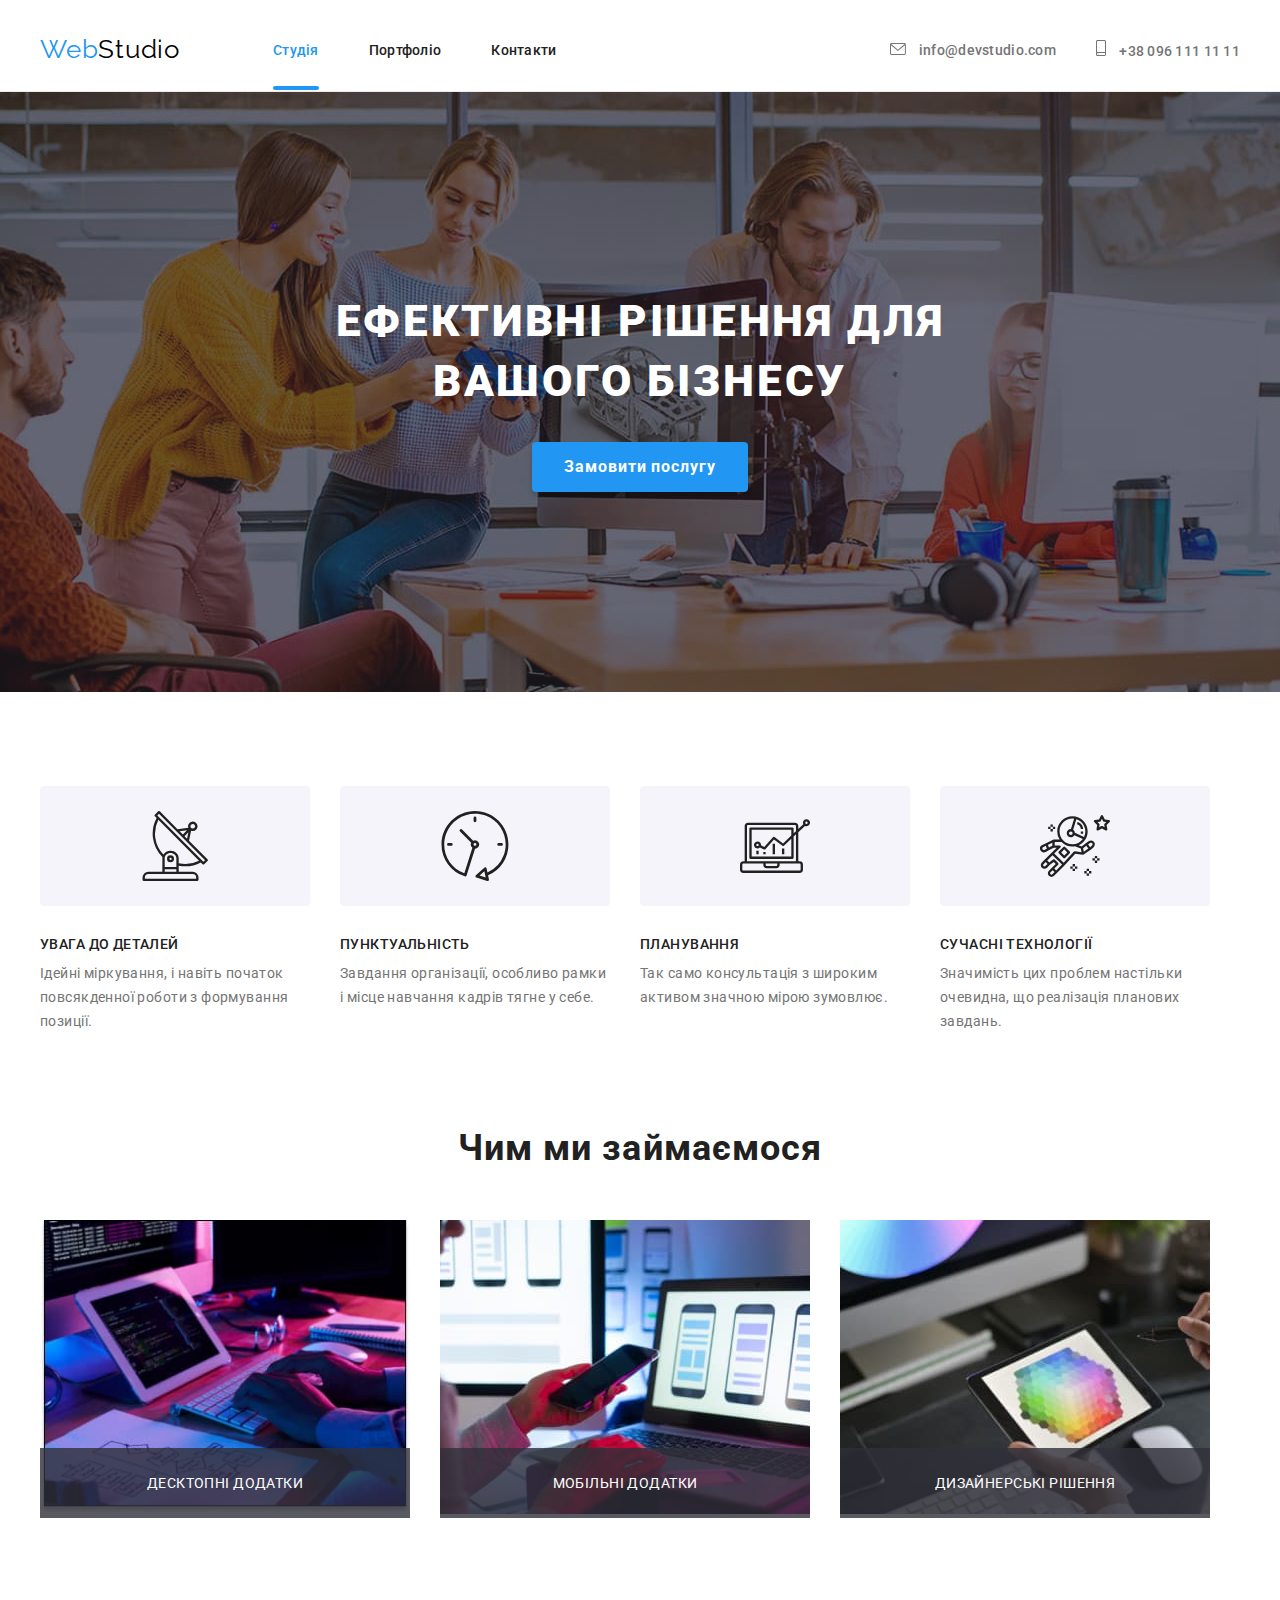
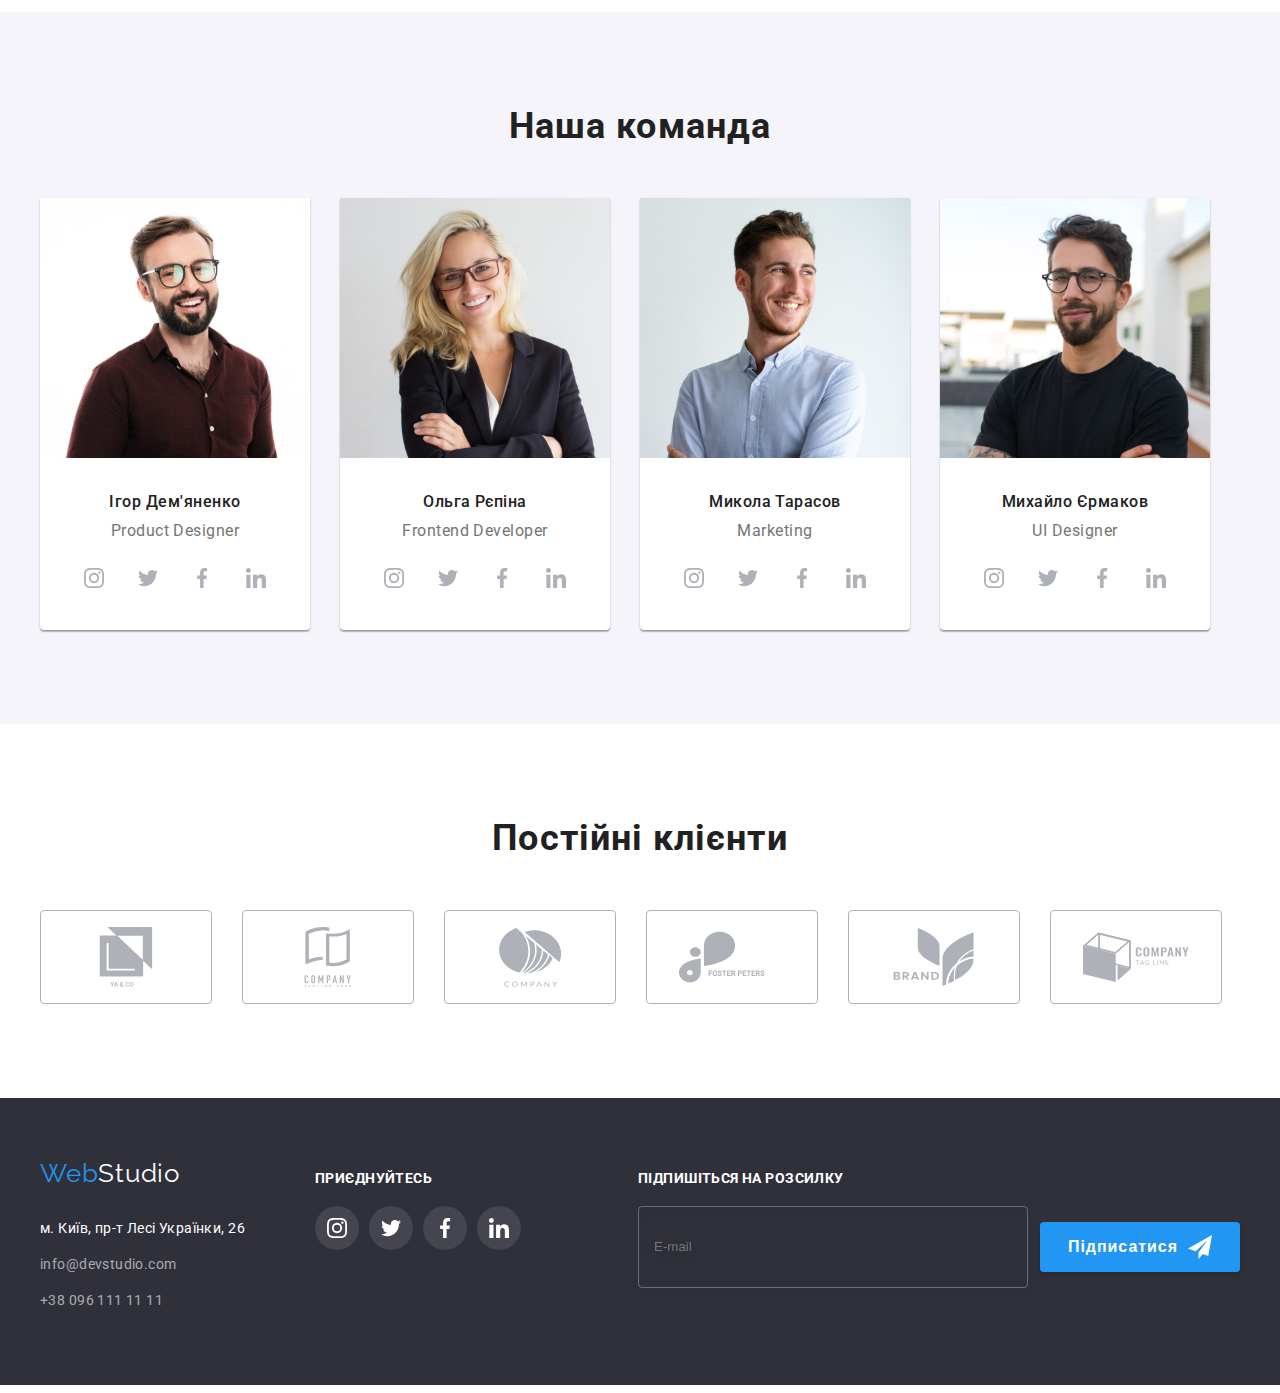
<file: index.html>
<!DOCTYPE html>
<html lang="uk">

<head>
  <meta charset="UTF-8" />
  <meta http-equiv="X-UA-Compatible" content="IE=edge" />
  <meta name="viewport" content="width=device-width, initial-scale=1.0" />
  <title>HTML+CSS ДЗ №6</title>
  <link rel="preconnect" href="https://fonts.googleapis.com" />
  <link rel="preconnect" href="https://fonts.gstatic.com" crossorigin />
  <link href="https://fonts.googleapis.com/css2?family=Raleway:wght@700&family=Roboto:wght@400;500;700;900&display=swap"
    rel="stylesheet" />
  <link rel="stylesheet" href="https://cdnjs.cloudflare.com/ajax/libs/modern-normalize/1.1.0/modern-normalize.min.css"
    integrity="sha512-wpPYUAdjBVSE4KJnH1VR1HeZfpl1ub8YT/NKx4PuQ5NmX2tKuGu6U/JRp5y+Y8XG2tV+wKQpNHVUX03MfMFn9Q=="
    crossorigin="anonymous" referrerpolicy="no-referrer" />
  <link rel="stylesheet" href="./css/styles.css" />
</head>

<body>
  <!--  Верхня лінія  -->
  <header class="top-line">
    <div class="container top-conteiner">
      <nav class="t-nav">
        <a class="logo" href="./index.html"> <span class="logo-text-color">Web</span>Studio </a>
        <ul class="top-nav list">
          <li class="item">
            <a class="nav-link current" href="./index.html">Студія</a>
          </li>
          <li class="item">
            <a class="nav-link" href="./portfolio.html">Портфоліо</a>
          </li>
          <li class="item">
            <a class="nav-link" href="#">Контакти</a>
          </li>
        </ul>
      </nav>
      <ul class="top-cont list">
        <li class="item">
          <a class="contact-link" href="mailto:info@devstudio.com">
            <svg class="contact-icon" width="16" height="12">
              <use xlink:href="./images/icons.svg#icon-envelope"></use>
            </svg>
            info@devstudio.com
          </a>
        </li>
        <li class="item">
          <a class="contact-link" href="tel:+380961111111">
            <svg class="contact-icon" width="10" height="16">
              <use xlink:href="./images/icons.svg#icon-smartphone"></use>
            </svg>
            +38 096 111 11 11
          </a>
        </li>
      </ul>
    </div>
  </header>
  <main>
    <!-- Шапка -->
    <div class="head">
      <section class="container head-container">
        <h1 class="head-title">Ефективні рішення для вашого бізнесу</h1>
        <button class="inv-button head-button-font" type="button" data-modal-open>
          Замовити послугу
        </button>
      </section>
    </div>
    <!-- Особливості -->
    <section class="section">
      <div class="container">
        <ul class="list features">
          <li class="item">
            <div class="icon-back">
              <svg class="features-icon" width="70" height="70">
                <use href="./images/icons.svg#icon-antenna"></use>
              </svg>
            </div>
            <h3 class="features-title">УВАГА ДО ДЕТАЛЕЙ</h3>
            <p class="features-text">
              Ідейні міркування, і навіть початок повсякденної роботи з формування позиції.
            </p>
          </li>
          <li class="item">
            <div class="icon-back">
              <svg class="features-icon" width="70" height="70">
                <use href="./images/icons.svg#icon-clock"></use>
              </svg>
            </div>
            <h3 class="features-title">ПУНКТУАЛЬНІСТЬ</h3>
            <p class="features-text">
              Завдання організації, особливо рамки і місце навчання кадрів тягне у себе.
            </p>
          </li>
          <li class="item">
            <div class="icon-back">
              <svg class="features-icon" width="70" height="70">
                <use href="./images/icons.svg#icon-diagram"></use>
              </svg>
            </div>
            <h3 class="features-title">ПЛАНУВАННЯ</h3>
            <p class="features-text">
              Так само консультація з широким активом значною мірою зумовлює.
            </p>
          </li>
          <li class="item">
            <div class="icon-back">
              <svg class="features-icon" width="70" height="70">
                <use href="./images/icons.svg#icon-astronaut"></use>
              </svg>
            </div>
            <h3 class="features-title">СУЧАСНІ ТЕХНОЛОГІЇ</h3>
            <p class="features-text">
              Значимість цих проблем настільки очевидна, що реалізація планових завдань.
            </p>
          </li>
        </ul>
      </div>
    </section>
    <!-- Чим ми займаємося -->
    <section class="section no-top-pad">
      <div class="container">
        <h2 class="work-title">Чим ми займаємося</h2>
        <ul class="list works">
          <li class="item">
            <img src="./images/img_1.jpg" alt="людина набирає текст програми на клавіатурі" width="370" height="294" />
            <div class="works-bg-txt">
              <p class="description-txt">Десктопні додатки</p>
            </div>
          </li>
          <li class="item">
            <img src="./images/img_2.jpg" alt="людина за ноутбуком розробляє дизайн додатку на телефон" width="370"
              height="294" />
            <div class="works-bg-txt">
              <p class="description-txt">Мобільні додатки</p>
            </div>
          </li>
          <li class="item">
            <img src="./images/img_3.jpg" alt="людина на планшеті обирає колір на діаграмі кольорів" width="370"
              height="294" />
            <div class="works-bg-txt">
              <p class="description-txt">Дизайнерські рішення</p>
            </div>
          </li>
        </ul>
      </div>
    </section>
    <!-- Наша команда -->
    <section class="team section">
      <div class="container">
        <h2 class="team-title">Наша команда</h2>
        <ul class="list us-team">
          <li class="team-item">
            <img src="./images/photo_1.jpg" alt="фотограіфя Ігоря Дем'яненко" width="270" height="260" />
            <div class="team-block">
              <h3 class="team-name">Ігор Дем'яненко</h3>
              <p class="team-text">Product Designer</p>
            </div>
            <ul class="list social-list">
              <li class="social-item">
                <a class="social-link" href="#">
                  <svg class="social-icon" width="20" height="20">
                    <use href="./images/icons.svg#icon-instagram"></use>
                  </svg>
                </a>
              </li>
              <li class="social-item">
                <a class="social-link" href="#">
                  <svg class="social-icon" width="20" height="20">
                    <use href="./images/icons.svg#icon-twitter"></use>
                  </svg>
                </a>
              </li>
              <li class="social-item">
                <a class="social-link" href="#">
                  <svg class="social-icon" width="20" height="20">
                    <use href="./images/icons.svg#icon-facebook"></use>
                  </svg>
                </a>
              </li>
              <li class="social-item">
                <a class="social-link" href="#">
                  <svg class="social-icon" width="20" height="20">
                    <use href="./images/icons.svg#icon-linkedin"></use>
                  </svg>
                </a>
              </li>
            </ul>
          </li>
          <li class="team-item">
            <img src="./images/photo_2.jpg" alt="фотограіфя Ольги Рєпіної" width="270" height="260" />
            <div class="team-block">
              <h3 class="team-name">Ольга Рєпіна</h3>
              <p class="team-text">Frontend Developer</p>
            </div>
            <ul class="list social-list">
              <li class="social-item">
                <a class="social-link" href="#">
                  <svg class="social-icon" width="20" height="20">
                    <use href="./images/icons.svg#icon-instagram"></use>
                  </svg>
                </a>
              </li>
              <li class="social-item">
                <a class="social-link" href="#">
                  <svg class="social-icon" width="20" height="20">
                    <use href="./images/icons.svg#icon-twitter"></use>
                  </svg>
                </a>
              </li>
              <li class="social-item">
                <a class="social-link" href="#">
                  <svg class="social-icon" width="20" height="20">
                    <use href="./images/icons.svg#icon-facebook"></use>
                  </svg>
                </a>
              </li>
              <li class="social-item">
                <a class="social-link" href="#">
                  <svg class="social-icon" width="20" height="20">
                    <use href="./images/icons.svg#icon-linkedin"></use>
                  </svg>
                </a>
              </li>
            </ul>
          </li>
          <li class="team-item">
            <img src="./images/photo_3.jpg" alt="фотограіфя Миколи Тарасова" width="270" height="260" />
            <div class="team-block">
              <h3 class="team-name">Микола Тарасов</h3>
              <p class="team-text">Marketing</p>
            </div>
            <ul class="list social-list">
              <li class="social-item">
                <a class="social-link" href="#">
                  <svg class="social-icon" width="20" height="20">
                    <use href="./images/icons.svg#icon-instagram"></use>
                  </svg>
                </a>
              </li>
              <li class="social-item">
                <a class="social-link" href="#">
                  <svg class="social-icon" width="20" height="20">
                    <use href="./images/icons.svg#icon-twitter"></use>
                  </svg>
                </a>
              </li>
              <li class="social-item">
                <a class="social-link" href="#">
                  <svg class="social-icon" width="20" height="20">
                    <use href="./images/icons.svg#icon-facebook"></use>
                  </svg>
                </a>
              </li>
              <li class="social-item">
                <a class="social-link" href="#">
                  <svg class="social-icon" width="20" height="20">
                    <use href="./images/icons.svg#icon-linkedin"></use>
                  </svg>
                </a>
              </li>
            </ul>
          </li>
          <li class="team-item">
            <img src="./images/photo_4.jpg" alt="фотограіфя Михайла Єрмакова" width="270" height="260" />
            <div class="team-block">
              <h3 class="team-name">Михайло Єрмаков</h3>
              <p class="team-text">UI Designer</p>
            </div>
            <ul class="list social-list">
              <li class="social-item">
                <a class="social-link" href="#">
                  <svg class="social-icon" width="20" height="20">
                    <use href="./images/icons.svg#icon-instagram"></use>
                  </svg>
                </a>
              </li>
              <li class="social-item">
                <a class="social-link" href="#">
                  <svg class="social-icon" width="20" height="20">
                    <use href="./images/icons.svg#icon-twitter"></use>
                  </svg>
                </a>
              </li>
              <li class="social-item">
                <a class="social-link" href="#">
                  <svg class="social-icon" width="20" height="20">
                    <use href="./images/icons.svg#icon-facebook"></use>
                  </svg>
                </a>
              </li>
              <li class="social-item">
                <a class="social-link" href="#">
                  <svg class="social-icon" width="20" height="20">
                    <use href="./images/icons.svg#icon-linkedin"></use>
                  </svg>
                </a>
              </li>
            </ul>
          </li>
        </ul>
      </div>
    </section>
    <!-- Постійні клієнти -->
    <section class="section">
      <div class="container">
        <h2 class="clients-title">Постійні клієнти</h2>
        <ul class="list clients-list">
          <li class="clients-item">
            <a class="clients-link" href="#">
              <svg class="clients-icon" width="106" height="60">
                <use href="./images/icons.svg#icon-logo_company_1"></use>
              </svg>
            </a>
          </li>
          <li class="clients-item">
            <a class="clients-link" href="#">
              <svg class="clients-icon" width="106" height="60">
                <use href="./images/icons.svg#icon-logo_company_2"></use>
              </svg>
            </a>
          </li>
          <li class="clients-item">
            <a class="clients-link" href="#">
              <svg class="clients-icon" width="106" height="60">
                <use href="./images/icons.svg#icon-logo_company_3"></use>
              </svg>
            </a>
          </li>
          <li class="clients-item">
            <a class="clients-link" href="#">
              <svg class="clients-icon" width="106" height="60">
                <use href="./images/icons.svg#icon-logo_company_4"></use>
              </svg>
            </a>
          </li>
          <li class="clients-item">
            <a class="clients-link" href="#">
              <svg class="clients-icon" width="106" height="60">
                <use href="./images/icons.svg#icon-logo_company_5"></use>
              </svg>
            </a>
          </li>
          <li class="clients-item">
            <a class="clients-link" href="#">
              <svg class="clients-icon" width="106" height="60">
                <use href="./images/icons.svg#icon-logo_company_6"></use>
              </svg>
            </a>
          </li>
        </ul>
      </div>
    </section>
  </main>
  <!-- Підвал -->
  <footer class="footer">
    <div class="container fc">
      <div class="foot-container">
        <a class="footer-logo" href="./index.html">
          <span class="logo-text-color">Web</span>Studio
        </a>
        <address class="addr">
          <a class="footer-link footer-addr" href="">м. Київ, пр-т Лесі Українки, 26</a>
          <a class="footer-link footer-mail" href="mailto:info@devstudio.com">info@devstudio.com</a>
          <a class="footer-link footer-tel" href="tel:+380961111111">+38 096 111 11 11</a>
        </address>
      </div>
      <div class="soc-cont">
        <h2 class="join-txt">Приєднуйтесь</h2>
        <ul class="list footer-social-list">
          <li class="footer-social-item">
            <a class="footer-social-link" href="#">
              <svg width="20" height="20">
                <use href="./images/icons.svg#icon-instagram"></use>
              </svg>
            </a>
          </li>
          <li class="footer-social-item">
            <a class="footer-social-link" href="#">
              <svg width="20" height="20">
                <use href="./images/icons.svg#icon-twitter"></use>
              </svg>
            </a>
          </li>
          <li class="footer-social-item">
            <a class="footer-social-link" href="#">
              <svg width="20" height="20">
                <use href="./images/icons.svg#icon-facebook"></use>
              </svg>
            </a>
          </li>
          <li class="footer-social-item">
            <a class="footer-social-link" href="#">
              <svg width="20" height="20">
                <use href="./images/icons.svg#icon-linkedin"></use>
              </svg>
            </a>
          </li>
        </ul>
      </div>
      <div class="subscribe">
        <h2 class="join-txt">Підпишіться на розсилку</h2>
        <form class="form-subscribe" name="subscribe-form" autocomplete="on">
          <input class="subscribe-input-email" type="email" name="subscribe-email" placeholder="E-mail" />
          <button class="button-subscribe" type="submit">
            Підписатися
            <svg class="icon-send" width="24" height="24">
              <use href="./images/icons.svg#icon-send"></use>
            </svg>
          </button>
        </form>
      </div>
    </div>
  </footer>
  <!-- Модальне вікно -->
  <div class="backdrop is-hidden" data-modal>
    <div class="modal">
      <div class="close-btn">
        <button type="button" class="close-button" data-modal-close>
          <svg width="18" height="18">
            <use href="./images/icons.svg#icon-close"></use>
          </svg>
        </button>
      </div>
      <h2 class="modal-topik">Залиште свої дані, ми вам передзвонимо</h2>
      <form name="contact-form" autocomplete="off" novalidate>
        <label class="form-field-label" for="contact-name">Ім'я</label>
        <div class="form-field">
          <input class="form-field-input" id="contact-name" type="text" name="contact-name" />
          <svg class="form-field-icon" width="18" height="18">
            <use href="./images/icons.svg#icon-person"></use>
          </svg>
        </div>
        <label class="form-field-label" for="contact-phone">Телефон</label>
        <div class="form-field">
          <input class="form-field-input" id="contact-phone" type="tel" name="contact-phone" />
          <svg class="form-field-icon" width="18" height="18">
            <use href="./images/icons.svg#icon-phone"></use>
          </svg>
        </div>
        <label class="form-field-label" for="contact-email">Пошта</label>
        <div class="form-field">
          <input class="form-field-input" id="contact-email" type="email" name="contact-email" />
          <svg class="form-field-icon" width="18" height="18">
            <use href="./images/icons.svg#icon-email"></use>
          </svg>
        </div>
        <label class="form-field-label" for="contact-coment">Коментар</label>
        <textarea class="form-field-textarea" name="contact-coment" id="contact-coment"
          placeholder="Введіть текст"></textarea>
        <div class="form-field-chekbox chekbox-flx">
          <input class="checkbox" id="terms-checked" type="checkbox" name="terms-checked" />
          <svg class="checkbox-icon" width="16" height="15">
            <use href="./images/icons.svg#icon-check"></use>
          </svg>
          <label class="checkbox-label" for="terms-checked"> Погоджуюся з розсилкою та приймаю <a class="license_lnk"
              href="#">Умови
              договору</a></label>
        </div>
        <button class="send-btn inv-button head-button-font" type="submit">Відправити</button>
      </form>
    </div>
  </div>
  <script src="./js/modal.js"></script>
</body>

</html>
</file>
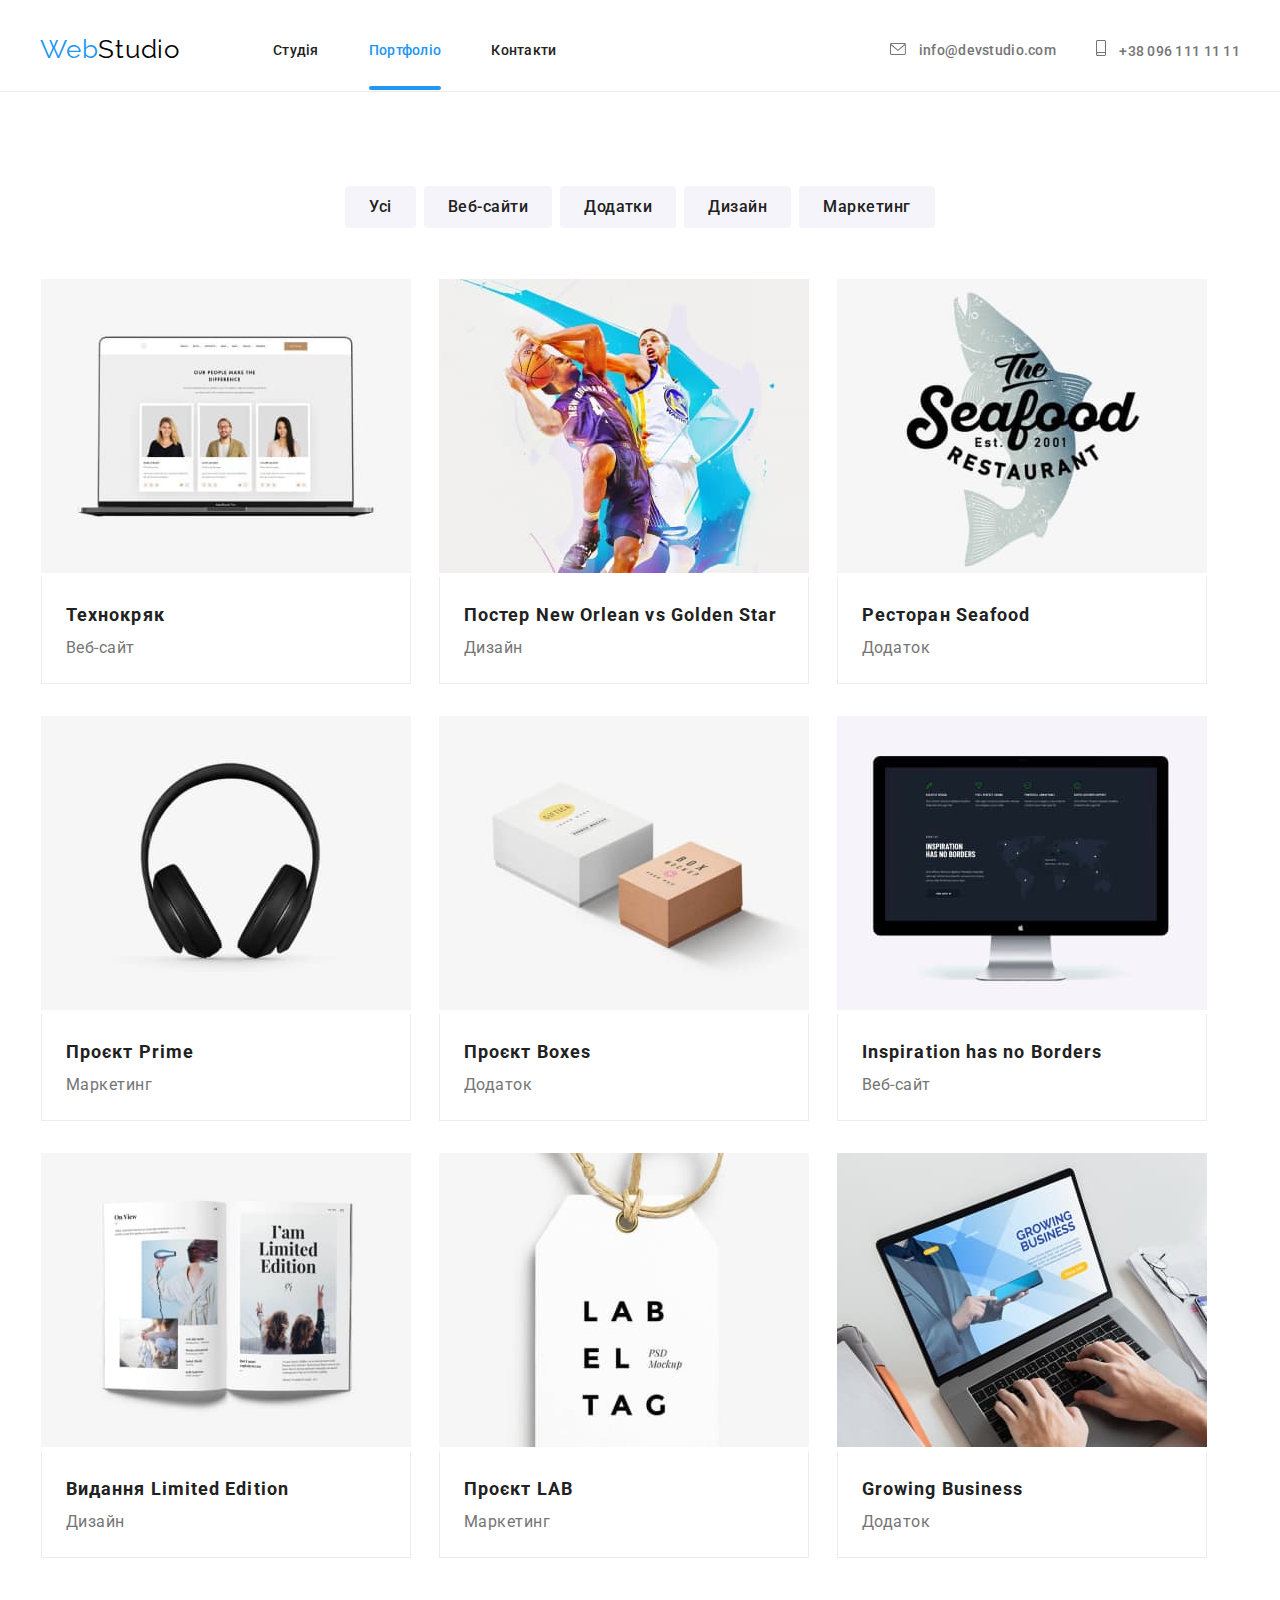
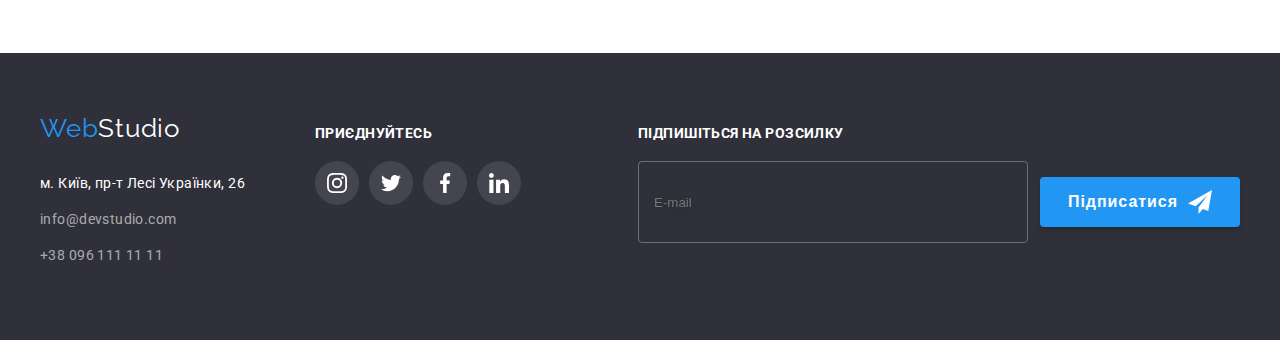
<file: portfolio.html>
<!DOCTYPE html>
<html lang="uk">
  <head>
    <meta charset="UTF-8" />
    <meta http-equiv="X-UA-Compatible" content="IE=edge" />
    <meta name="viewport" content="width=device-width, initial-scale=1.0" />
    <title>HTML+CSS ДЗ №6</title>
    <link rel="preconnect" href="https://fonts.googleapis.com" />
    <link rel="preconnect" href="https://fonts.gstatic.com" crossorigin />
    <link
      href="https://fonts.googleapis.com/css2?family=Raleway:wght@700&family=Roboto:wght@400;500;700;900&display=swap"
      rel="stylesheet"
    />
    <link
      rel="stylesheet"
      href="https://cdnjs.cloudflare.com/ajax/libs/modern-normalize/1.1.0/modern-normalize.min.css"
      integrity="sha512-wpPYUAdjBVSE4KJnH1VR1HeZfpl1ub8YT/NKx4PuQ5NmX2tKuGu6U/JRp5y+Y8XG2tV+wKQpNHVUX03MfMFn9Q=="
      crossorigin="anonymous"
      referrerpolicy="no-referrer"
    />
    <link rel="stylesheet" href="./css/styles.css" />
  </head>
  <body>
    <!--  Верхня лінія  -->
    <header class="top-line">
      <div class="container top-conteiner">
        <nav class="t-nav">
          <a class="logo" href="./index.html"> <span class="logo-text-color">Web</span>Studio </a>
          <ul class="top-nav list">
            <li class="item">
              <a class="nav-link" href="./index.html">Студія</a>
            </li>
            <li class="item">
              <a class="nav-link current" href="./portfolio.html">Портфоліо</a>
            </li>
            <li class="item">
              <a class="nav-link" href="#">Контакти</a>
            </li>
          </ul>
        </nav>
        <ul class="top-cont list">
          <li class="item">
            <a class="contact-link" href="mailto:info@devstudio.com">
              <svg class="contact-icon" width="16" height="12">
                <use xlink:href="./images/icons.svg#icon-envelope"></use>
              </svg>
              info@devstudio.com
            </a>
          </li>
          <li class="item">
            <a class="contact-link" href="tel:+380961111111">
              <svg class="contact-icon" width="10" height="16">
                <use xlink:href="./images/icons.svg#icon-smartphone"></use>
              </svg>
              +38 096 111 11 11
            </a>
          </li>
        </ul>
      </div>
    </header>
    <main>
      <!-- Приклади робіт -->
      <section class="section">
        <div class="container">
          <h1 hidden>Селектори фільтрів</h1>
          <ul class="list filter-btn">
            <li class="item">
              <button class="button button-font" type="button">Усі</button>
            </li>
            <li class="item">
              <button class="button button-font" type="button">Веб-сайти</button>
            </li>
            <li class="item">
              <button class="button button-font" type="button">Додатки</button>
            </li>
            <li class="item">
              <button class="button button-font" type="button">Дизайн</button>
            </li>
            <li class="item">
              <button class="button button-font" type="button">Маркетинг</button>
            </li>
          </ul>
          <h2 hidden>Приклади робіт</h2>
          <ul class="list examples">
            <li class="item">
              <a class="example-link" href="#">
                <div class="example-picture">
                  <img
                    src="./images/sample_1.jpg"
                    alt="Зображення прикладу сторінки з сайту на екрані ноутбука"
                    width="370"
                    height="294"
                  />
                  <div class="example-overlay">
                    <p class="overlay-text">
                      Ресурс пропонує комплексні пропозиції з різним рівнем функціоналу та сервісів.
                      Все це дозволить відвідувачу отримати вичерпні відомості про компанію чи
                      приватну особу.
                    </p>
                  </div>
                </div>
                <div class="example-block">
                  <h3 class="example-title">Технокряк</h3>
                  <p class="example-text">Веб-сайт</p>
                </div>
              </a>
            </li>
            <li class="item">
              <a class="example-link" href="#">
                <div class="example-picture">
                  <img
                    src="./images/sample_2.jpg"
                    alt="Зображення двох спортсменів баскетболістів на момент кидку мяча у кільце"
                    width="370"
                    height="294"
                  />
                  <div class="example-overlay">
                    <p class="overlay-text">
                      Ресурс пропонує комплексні пропозиції з різним рівнем функціоналу та сервісів.
                      Все це дозволить відвідувачу отримати вичерпні відомості про компанію чи
                      приватну особу.
                    </p>
                  </div>
                </div>
                <div class="example-block">
                  <h3 class="example-title">Постер New Orlean vs Golden Star</h3>
                  <p class="example-text">Дизайн</p>
                </div>
              </a>
            </li>
            <li class="item">
              <a class="example-link" href="#">
                <div class="example-picture">
                  <img
                    src="./images/sample_3.jpg"
                    alt="Логотип ресторану на якому зображено рибу та назву ресторану"
                    width="370"
                    height="294"
                  />
                  <div class="example-overlay">
                    <p class="overlay-text">
                      Ресурс пропонує комплексні пропозиції з різним рівнем функціоналу та сервісів.
                      Все це дозволить відвідувачу отримати вичерпні відомості про компанію чи
                      приватну особу.
                    </p>
                  </div>
                </div>
                <div class="example-block">
                  <h3 class="example-title">Ресторан Seafood</h3>
                  <p class="example-text">Додаток</p>
                </div>
              </a>
            </li>
            <li class="item">
              <a class="example-link" href="#">
                <div class="example-picture">
                  <img
                    src="./images/sample_4.jpg"
                    alt="Фотографія навушників"
                    width="370"
                    height="294"
                  />
                  <div class="example-overlay">
                    <p class="overlay-text">
                      Ресурс пропонує комплексні пропозиції з різним рівнем функціоналу та сервісів.
                      Все це дозволить відвідувачу отримати вичерпні відомості про компанію чи
                      приватну особу.
                    </p>
                  </div>
                </div>
                <div class="example-block">
                  <h3 class="example-title">Проєкт Prime</h3>
                  <p class="example-text">Маркетинг</p>
                </div>
              </a>
            </li>
            <li class="item">
              <a class="example-link" href="#">
                <div class="example-picture">
                  <img
                    src="./images/sample_5.jpg"
                    alt="Зображення двох паперових коробочок білого та оранжевого кольору різного розміру"
                    width="370"
                    height="294"
                  />
                  <div class="example-overlay">
                    <p class="overlay-text">
                      Ресурс пропонує комплексні пропозиції з різним рівнем функціоналу та сервісів.
                      Все це дозволить відвідувачу отримати вичерпні відомості про компанію чи
                      приватну особу.
                    </p>
                  </div>
                </div>
                <div class="example-block">
                  <h3 class="example-title">Проєкт Boxes</h3>
                  <p class="example-text">Додаток</p>
                </div>
              </a>
            </li>
            <li class="item">
              <a class="example-link" href="#">
                <div class="example-picture">
                  <img
                    src="./images/sample_6.jpg"
                    alt="На екрані монітору стартова сторінка дивного сайту"
                    width="370"
                    height="294"
                  />
                  <div class="example-overlay">
                    <p class="overlay-text">
                      Ресурс пропонує комплексні пропозиції з різним рівнем функціоналу та сервісів.
                      Все це дозволить відвідувачу отримати вичерпні відомості про компанію чи
                      приватну особу.
                    </p>
                  </div>
                </div>
                <div class="example-block">
                  <h3 class="example-title">Inspiration has no Borders</h3>
                  <p class="example-text">Веб-сайт</p>
                </div>
              </a>
            </li>
            <li class="item">
              <a class="example-link" href="#">
                <div class="example-picture">
                  <img
                    src="./images/sample_7.jpg"
                    alt="Зображено розгорнута сторінка якогось примірника журналу"
                    width="370"
                    height="294"
                  />
                  <div class="example-overlay">
                    <p class="overlay-text">
                      Ресурс пропонує комплексні пропозиції з різним рівнем функціоналу та сервісів.
                      Все це дозволить відвідувачу отримати вичерпні відомості про компанію чи
                      приватну особу.
                    </p>
                  </div>
                </div>
                <div class="example-block">
                  <h3 class="example-title">Видання Limited Edition</h3>
                  <p class="example-text">Дизайн</p>
                </div>
              </a>
            </li>
            <li class="item">
              <a class="example-link" href="#">
                <div class="example-picture">
                  <img
                    src="./images/sample_8.jpg"
                    alt="Стилізована картонна бірка із назвою компанії"
                    width="370"
                    height="294"
                  />
                  <div class="example-overlay">
                    <p class="overlay-text">
                      Ресурс пропонує комплексні пропозиції з різним рівнем функціоналу та сервісів.
                      Все це дозволить відвідувачу отримати вичерпні відомості про компанію чи
                      приватну особу.
                    </p>
                  </div>
                </div>
                <div class="example-block">
                  <h3 class="example-title">Проєкт LAB</h3>
                  <p class="example-text">Маркетинг</p>
                </div>
              </a>
            </li>
            <li class="item">
              <a class="example-link" href="#">
                <div class="example-picture">
                  <img
                    src="./images/sample_9.jpg"
                    alt="Людина на ноутбуці переглядає бізнес сайт"
                    width="370"
                    height="294"
                  />
                  <div class="example-overlay">
                    <p class="overlay-text">
                      Ресурс пропонує комплексні пропозиції з різним рівнем функціоналу та сервісів.
                      Все це дозволить відвідувачу отримати вичерпні відомості про компанію чи
                      приватну особу.
                    </p>
                  </div>
                </div>
                <div class="example-block">
                  <h3 class="example-title">Growing Business</h3>
                  <p class="example-text">Додаток</p>
                </div>
              </a>
            </li>
          </ul>
        </div>
      </section>
    </main>
    <!-- Підвал -->
    <footer class="footer">
      <div class="container fc">
        <div class="foot-container">
          <a class="footer-logo" href="./index.html">
            <span class="logo-text-color">Web</span>Studio
          </a>
          <address class="addr">
            <a class="footer-link footer-addr" href="">м. Київ, пр-т Лесі Українки, 26</a>
            <a class="footer-link footer-mail" href="mailto:info@devstudio.com"
              >info@devstudio.com</a
            >
            <a class="footer-link footer-tel" href="tel:+380961111111">+38 096 111 11 11</a>
          </address>
        </div>
        <div class="soc-cont">
          <h2 class="join-txt">Приєднуйтесь</h2>
          <ul class="list footer-social-list">
            <li class="footer-social-item">
              <a class="footer-social-link" href="#">
                <svg width="20" height="20">
                  <use href="./images/icons.svg#icon-instagram"></use>
                </svg>
              </a>
            </li>
            <li class="footer-social-item">
              <a class="footer-social-link" href="#">
                <svg width="20" height="20">
                  <use href="./images/icons.svg#icon-twitter"></use>
                </svg>
              </a>
            </li>
            <li class="footer-social-item">
              <a class="footer-social-link" href="#">
                <svg width="20" height="20">
                  <use href="./images/icons.svg#icon-facebook"></use>
                </svg>
              </a>
            </li>
            <li class="footer-social-item">
              <a class="footer-social-link" href="#">
                <svg width="20" height="20">
                  <use href="./images/icons.svg#icon-linkedin"></use>
                </svg>
              </a>
            </li>
          </ul>
        </div>
        <div class="subscribe">
          <h2 class="join-txt">Підпишіться на розсилку</h2>
          <form class="form-subscribe" name="subscribe-form" autocomplete="on">
            <input
              class="subscribe-input-email"
              type="email"
              name="subscribe-email"
              placeholder="E-mail"
            />
            <button class="button-subscribe" type="submit">
              Підписатися
              <svg class="icon-send" width="24" heigh="24">
                <use href="./images/icons.svg#icon-send"></use>
              </svg>
            </button>
          </form>
        </div>
      </div>
    </footer>
  </body>
</html>
</file>
<file: css/styles.css>
:root {
  --color-text: #757575;
  --color-title: #212121;
  --color-selected: #2196f3;
  --color-background: #f5f4fa;
  --color-footer-bg: #2f303a;
  --color-primary-title: #ffffff;
  --color-line: #ececec;
  --color-social-icons: #afb1b8;
  --button-accent: #188ce8;
}

body {
  display: block;
  /* width: 1600px; */
  margin-left: auto;
  margin-right: auto;
  background-color: #ffffff;
  color: var(--color-text);
  font-family: 'Roboto', 'Verdana', 'Tahoma', sans-serif;
  font-style: normal;
}

h1,
h2,
h3,
p {
  margin-top: 0;
  margin-bottom: 0;
}

.list {
  margin-top: 0;
  margin-bottom: 0;
  padding-left: 0;
  list-style-type: none;
}

.container {
  margin-left: auto;
  margin-right: auto;
  width: 1200px;
  padding-left: 15px;
  padding-right: 15px;
}

.top-conteiner,
.t-nav {
  display: flex;
  align-items: center;
}

.top-nav {
  display: flex;
  align-items: center;
  margin-left: 93px;
}

.top-cont {
  display: flex;
  align-items: center;
  margin-left: auto;
}

.top-nav .item+.item {
  margin-left: 50px;
}

.top-cont .item+.item {
  margin-left: 40px;
}

.section {
  padding-top: 94px;
  padding-bottom: 94px;
}

.section.no-top-pad {
  padding-top: 0;
}

.top-line {
  border-bottom: 1px solid var(--color-line);
}

.logo-text-color {
  color: var(--color-selected);
}

.logo {
  display: block;

  color: #000000;
  font-family: 'Raleway';
  font-size: 26px;
  line-height: 1.192;
  letter-spacing: 0.03em;
  text-decoration: none;
}

.footer-logo {
  font-family: 'Raleway';
  font-size: 26px;
  line-height: 1.192;
  letter-spacing: 0.03em;
  text-decoration: none;
}

.nav-link {
  position: relative;
  display: block;
  padding-top: 32px;
  padding-bottom: 32px;

  color: var(--color-title);
  font-weight: 500;
  font-size: 14px;
  line-height: 1.143;
  letter-spacing: 0.02em;
  text-decoration: none;
  transition: color 250ms cubic-bezier(0.4, 0, 0.2, 1);
}

.nav-link.current {
  color: var(--color-selected);
}

.nav-link.current::after {
  position: absolute;
  bottom: 0;
  left: 0;
  width: 100%;
  height: 4px;
  content: '';
  background-color: var(--color-selected);
  border-radius: 2px;
}

.features-title {
  color: var(--color-title);
  font-weight: 500;
  font-size: 14px;
  line-height: 1.143;
  letter-spacing: 0.02em;
  text-decoration: none;
}

.features-title {
  margin-bottom: 10px;
}

.contact-link {
  display: inline-block;
  padding-top: 32px;
  padding-bottom: 32px;
  align-items: center;
  color: var(--color-text);
  font-weight: 500;
  font-size: 14px;
  line-height: 1.143;
  letter-spacing: 0.02em;
  text-decoration: none;
  transition: color 250ms cubic-bezier(0.4, 0, 0.2, 1);
}

.contact-icon {
  margin-right: 10px;
  fill: currentColor;
}

.nav-link:hover,
.nav-link:focus,
.contact-link:hover,
.contact-link:focus {
  color: var(--color-selected);
  fill: currentColor;
}

.head {
  text-align: center;
  padding-top: 200px;
  padding-bottom: 200px;
  background: rgba(47, 48, 58, 0.4);
  background-image: linear-gradient(rgba(47, 48, 58, 0.4), rgba(47, 48, 58, 0.4)),
    url(../images/overlay.jpg);
  background-repeat: no-repeat;
  background-position: center;
}

.head-title {
  margin-left: auto;
  margin-right: auto;
  width: 696px;

  color: var(--color-primary-title);
  margin-bottom: 30px;
}

.head-title {
  font-weight: 900;
  font-size: 44px;
  line-height: 1.363;
  text-align: center;
  letter-spacing: 0.06em;
  text-transform: uppercase;
}

.head-button-font {
  padding: 10px 24px;

  color: #ffffff;
  font-weight: 700;
  font-size: 16px;
  line-height: 1.875;
  text-align: center;
  letter-spacing: 0.06em;
}

.icon-back {
  display: flex;
  align-items: center;
  justify-content: center;
  width: 270px;
  height: 120px;
  border: transparent;
  border-radius: 4px;
  background: var(--color-background);
  margin-bottom: 30px;
}

.features {
  display: flex;
}

.features .item+.item {
  margin-left: 30px;
}

.features .item {
  width: 270px;
}

.features-icon {
  fill: #212121;
}

.features-title {
  color: var(--color-title);
  font-size: 14px;
  line-height: 1.143;
  letter-spacing: 0.03em;
  text-transform: uppercase;
}

.features-text {
  font-size: 14px;
  line-height: 1.714;
  letter-spacing: 0.03em;
}

.works {
  display: flex;
}

.works .item+.item {
  margin-left: 30px;
  position: relative;
}

.works .item {
  position: relative;
}

.works-bg-txt {
  position: absolute;
  display: flex;
  align-items: center;
  justify-content: center;
  width: 100%;
  height: 70px;
  bottom: 0;
  background-color: rgba(47, 48, 58, 0.8);
}

.description-txt {
  color: var(--color-primary-title);
  font-size: 14px;
  line-height: 1.143;
  letter-spacing: 0.03em;
  text-transform: uppercase;
}

.us-team {
  display: flex;
}

.us-team .team-item+.team-item {
  margin-left: 30px;
}

.team-item {
  box-shadow: 0px 1px 3px rgba(0, 0, 0, 0.12), 0px 1px 1px rgba(0, 0, 0, 0.14),
    0px 2px 1px rgba(0, 0, 0, 0.2);
  border-radius: 0px 0px 4px 4px;
}

.team-block {
  padding-top: 30px;
  padding-bottom: 16px;
}

.work-title,
.team-title,
.clients-title {
  margin-bottom: 50px;
  color: var(--color-title);
  font-size: 36px;
  line-height: 1.166;
  text-align: center;
  letter-spacing: 0.03em;
}

.team-name {
  margin-bottom: 10px;
  color: var(--color-title);
  font-weight: 500;
  font-size: 16px;
  line-height: 1.188;
  text-align: center;
  letter-spacing: 0.03em;
}

.team-text {
  font-weight: 400;
  font-size: 16px;
  line-height: 1.188;
  text-align: center;
  letter-spacing: 0.03em;
}

.social-list {
  display: flex;
  align-items: center;
  justify-content: center;
  gap: 10px;
  padding-bottom: 30px;
}

.social-item {
  width: 44px;
  height: 44px;
}

.social-link {
  display: flex;
  align-items: center;
  justify-content: center;
  width: 100%;
  height: 100%;
  border-radius: 50%;
  fill: var(--color-social-icons);
  transition: background-color 250ms cubic-bezier(0.4, 0, 0.2, 1),
    fill 250ms cubic-bezier(0.4, 0, 0.2, 1);
}

.social-link:hover,
.social-link:focus {
  background-color: var(--color-selected);
  fill: var(--color-primary-title);
}

.clients-list {
  display: flex;
  gap: 30px;
}

.clients-link {
  display: flex;
  align-items: center;
  justify-content: center;
  width: 170px;
  height: 92px;
  border: 1px solid var(--color-social-icons);
  border-radius: 4px;
  fill: var(--color-social-icons);
  transition: border-color 250ms cubic-bezier(0.4, 0, 0.2, 1),
    fill 250ms cubic-bezier(0.4, 0, 0.2, 1);
}

.clients-link:hover,
.clients-link:focus {
  border-color: var(--color-selected);
  fill: var(--color-selected);
}

.button {
  background-color: var(--color-background);
  color: var(--color-title);
  border-radius: 4px;
  border-color: transparent;
  cursor: pointer;
  transition: background-color 250ms cubic-bezier(0.4, 0, 0.2, 1),
    color 250ms cubic-bezier(0.4, 0, 0.2, 1), box-shadow 250ms cubic-bezier(0.4, 0, 0.2, 1);
}

.button:hover,
.button:focus {
  background-color: var(--color-selected);
  color: var(--color-primary-title);
  box-shadow: 0px 3px 1px rgba(0, 0, 0, 0.1), 0px 1px 2px rgba(0, 0, 0, 0.08),
    0px 2px 2px rgba(0, 0, 0, 0.12);
}

.button-font {
  padding: 6px 22px;
  font-family: 'Roboto';
  font-weight: 500;
  font-size: 16px;
  line-height: 1.625;
  text-align: center;
  letter-spacing: 0.03em;
}

.inv-button {
  padding: 10px 32px;
  background-color: var(--color-selected);
  color: var(--color-primary-title);
  font-weight: 700;
  font-size: 16px;
  line-height: 1.88;
  letter-spacing: 0.06em;
  font-family: inherit;
  cursor: pointer;
  box-shadow: 0px 4px 4px rgba(0, 0, 0, 0.15);
  border-radius: 4px;
  border: none;
  transition: background-color 250ms cubic-bezier(0.4, 0, 0.2, 1);
}

.inv-button:hover,
.inv-button:focus {
  background-color: var(--button-accent);
}

.filter-btn {
  display: flex;
  justify-content: center;
  margin-bottom: 50px;
}

.filter-btn .item+.item {
  margin-left: 8px;
}

.examples {
  display: flex;
  flex-wrap: wrap;
}

.examples .item {
  margin-right: 26px;
  margin-bottom: 30px;
}

.examples .item:nth-child(3n) {
  margin-right: 0;
}

.examples .item:nth-last-child(-n + 3) {
  margin-bottom: 0;
}

.example-block {
  padding: 20px 24px;
  border-left: 1px solid var(--color-line);
  border-right: 1px solid var(--color-line);
  border-bottom: 1px solid var(--color-line);
}

.example-title {
  color: var(--color-title);
  font-size: 18px;
  line-height: 2;
  letter-spacing: 0.06em;
}

.example-text {
  color: var(--color-text);
  font-size: 16px;
  line-height: 1.875;
  letter-spacing: 0.03em;
}

.example-link {
  text-decoration: none;
  display: inline-grid;
  border: 1px solid var(--color-primary-title);
  transition: box-shadow 250ms cubic-bezier(0.4, 0, 0.2, 1);
  overflow: hidden;
}

.example-link:hover,
.example-link:focus {
  border: 1px solid #eeeeee;
  box-shadow: 0px 1px 1px rgba(0, 0, 0, 0.12), 0px 4px 4px rgba(0, 0, 0, 0.06),
    1px 4px 6px rgba(0, 0, 0, 0.16);
}

.example-picture {
  position: relative;
  overflow: hidden;
}

.example-overlay {
  position: absolute;
  top: 0;
  left: 0;
  width: 100%;
  height: 100%;
  transform: translateY(105%);
  transition: transform 250ms cubic-bezier(0.4, 0, 0.2, 1);
  background-color: rgba(33, 150, 243, 0.9);
  color: var(--color-primary-title);
}

.example-link:hover .example-overlay,
.example-link:focus .example-overlay {
  transform: translateY(0%);
}

.overlay-text {
  padding: 63px 24px;
  font-weight: 400;
  font-size: 18px;
  line-height: 1.55;
  letter-spacing: 0.03em;
}

.footer {
  background-color: var(--color-footer-bg);
  padding-top: 60px;
  padding-bottom: 60px;
}

.fc {
  display: flex;
  gap: 70px;
}

.foot-container {
  display: flex;
  flex-direction: column;
}

.footer-logo {
  color: var(--color-primary-title);
}

.footer-addr {
  color: var(--color-primary-title);
}

.addr {
  display: flex;
  flex-direction: column;
  margin-top: 28px;
  font-style: normal;
}

.footer-link {
  margin-bottom: 12px;
  color: rgba(255, 255, 255, 0.6);
  font-weight: 400;
  font-size: 14px;
  line-height: 1.714;
  letter-spacing: 0.03em;
  text-decoration: none;
}

.footer-addr {
  color: #ffffff;
}

.soc-cont {
  padding-top: 12px;
}

.join-txt {
  color: var(--color-primary-title);
  font-size: 14px;
  line-height: 1.143;
  letter-spacing: 0.03em;
  text-transform: uppercase;
}

.footer-social-list {
  display: flex;
  align-items: center;
  justify-content: center;
  gap: 10px;
  padding-top: 20px;
}

.footer-social-item {
  width: 44px;
  height: 44px;
}

.footer-social-link {
  display: flex;
  align-items: center;
  justify-content: center;
  width: 100%;
  height: 100%;
  background-color: rgba(255, 255, 255, 0.1);
  border-radius: 50%;
  fill: var(--color-primary-title);
  transition: background-color 250ms cubic-bezier(0.4, 0, 0.2, 1);
}

.footer-social-link:hover,
.footer-social-link:focus {
  background-color: var(--color-selected);
}

.team {
  background-color: var(--color-background);
}

.team-item {
  background-color: var(--color-primary-title);
}

/* Modal window */
.backdrop {
  position: fixed;
  top: 0;
  left: 0;
  width: 100%;
  height: 100%;
  background-color: rgba(0, 0, 0, 0.2);
  opacity: 1;
  transition: opacity 250ms cubic-bezier(0.4, 0, 0.2, 1);
}

.modal {
  position: absolute;
  top: 50%;
  left: 50%;
  padding: 40px;
  transform: translate(-50%, -50%) scale(1);
  width: 100%;
  max-width: 528px;
  height: 100%;
  max-height: 581px;
  background-color: var(--color-primary-title);
  box-shadow: 0px 1px 3px rgba(0, 0, 0, 0.12), 0px 1px 1px rgba(0, 0, 0, 0.14),
    0px 2px 1px rgba(0, 0, 0, 0.2);
  border-radius: 4px;
  transition: transform 1250ms cubic-bezier(0.4, 0, 0.2, 1);
}

.is-hidden {
  opacity: 0;
  pointer-events: none;
}

.is-hidden .modal {
  transform: translate(-50%, -50%) scale(0);
}

.close-btn {
  display: flex;
  align-items: center;
  justify-content: center;
  position: absolute;
  top: 8px;
  right: 8px;
  width: 30px;
  height: 30px;
  border: 1px solid #0000001a;
  border-radius: 50%;
}

.close-button {
  display: inline-flex;
  background-color: transparent;
  border-color: transparent;
  cursor: pointer;
}

.close-button:hover {
  fill: var(--color-selected);
}

.modal-topik {
  margin-bottom: 12px;
  font-weight: 700;
  font-size: 20px;
  line-height: 1.15;
  text-align: center;
  letter-spacing: 0.03em;
  color: var(--color-title);
}

.subscribe {
  margin-left: auto;
  padding-top: 12px;
}

/* Forms */
.form-subscribe {
  display: flex;
  align-items: center;
  gap: 12px;
  margin-top: 20px;
}

.subscribe-input-email {
  height: 50px;
  width: 358px;
  padding: 15px;
  background-color: transparent;
  color: rgba(255, 255, 255, 0.6);
  border: 1px solid rgba(255, 255, 255, 0.3);
  filter: drop-shadow(0px 4px 4px rgba(0, 0, 0, 0.15));
  border-radius: 4px;
}

.button-subscribe {
  display: flex;
  align-items: center;
  justify-content: center;
  gap: 10px;
  width: 200px;
  height: 50px;
  background-color: var(--color-selected);
  box-shadow: 0px 4px 4px rgba(0, 0, 0, 0.15);
  border-radius: 4px;
  border-color: transparent;
  cursor: pointer;
  font-weight: 700;
  font-size: 16px;
  line-height: 1.88;
  letter-spacing: 0.06em;
  color: var(--color-primary-title);
  transition: background-color 250ms cubic-bezier(0.4, 0, 0.2, 1);
}

.button-subscribe:hover,
.button-subscribe:focus {
  background-color: var(--button-accent);
  box-shadow: 0px 4px 4px rgba(0, 0, 0, 0.15);
  border-radius: 4px;
}

.form-field-label {
  display: block;
  margin-bottom: 4px;
  color: var(--color-text);
  font-weight: 400;
  font-size: 12px;
  line-height: 1.17;
  letter-spacing: 0.01em;
}

.form-field-input {
  height: 40px;
  width: 100%;
  padding-left: 40px;
  padding-right: 12px;
  border: 1px solid rgba(33, 33, 33, 0.2);
  border-radius: 4px;
  outline: none;
}

.form-field-input:focus {
  border-color: var(--color-selected);
}

.form-field-input:focus+.form-field-icon {
  fill: var(--color-selected);
}

.form-field {
  position: relative;
  margin-bottom: 10px;
}

.form-field-icon {
  position: absolute;
  top: 50%;
  left: 12px;
  transform: translateY(-50%);
}

.form-field-textarea {
  height: 120px;
  width: 100%;
  margin-bottom: 10px;
  padding: 12px 16px;
  border: 1px solid rgba(33, 33, 33, 0.2);
  border-radius: 4px;
  outline: none;
  resize: none;
}

.form-field-textarea:focus {
  border-color: var(--color-selected);
}

.form-field-textarea::placeholder {
  font-size: 12px;
  line-height: 1.17;
  letter-spacing: 0.01em;
  color: rgba(117, 117, 117, 0.5);
}

.send-btn {
  display: block;
  margin: 0 auto;
}

.form-field-chekbox {
  margin-top: 10px;
  margin-bottom: 30px;
}

.chekbox-flx {
  display: flex;
  justify-content: center;
}

.checkbox {
  appearance: none;
}

.checkbox-icon {
  margin: 4px 8px 0 0;
  fill: transparent;
  border: 2px solid var(--color-title);
  border-radius: 2px;
}

.checkbox:checked+.checkbox-icon {
  fill: var(--color-selected);
  border-color: transparent;
}

.checkbox-label {
  font-size: 14px;
  line-height: 1.71;
  letter-spacing: 0.03em;
}

.license_lnk {
  color: var(--color-selected);
  text-decoration: underline;
}
</file>
